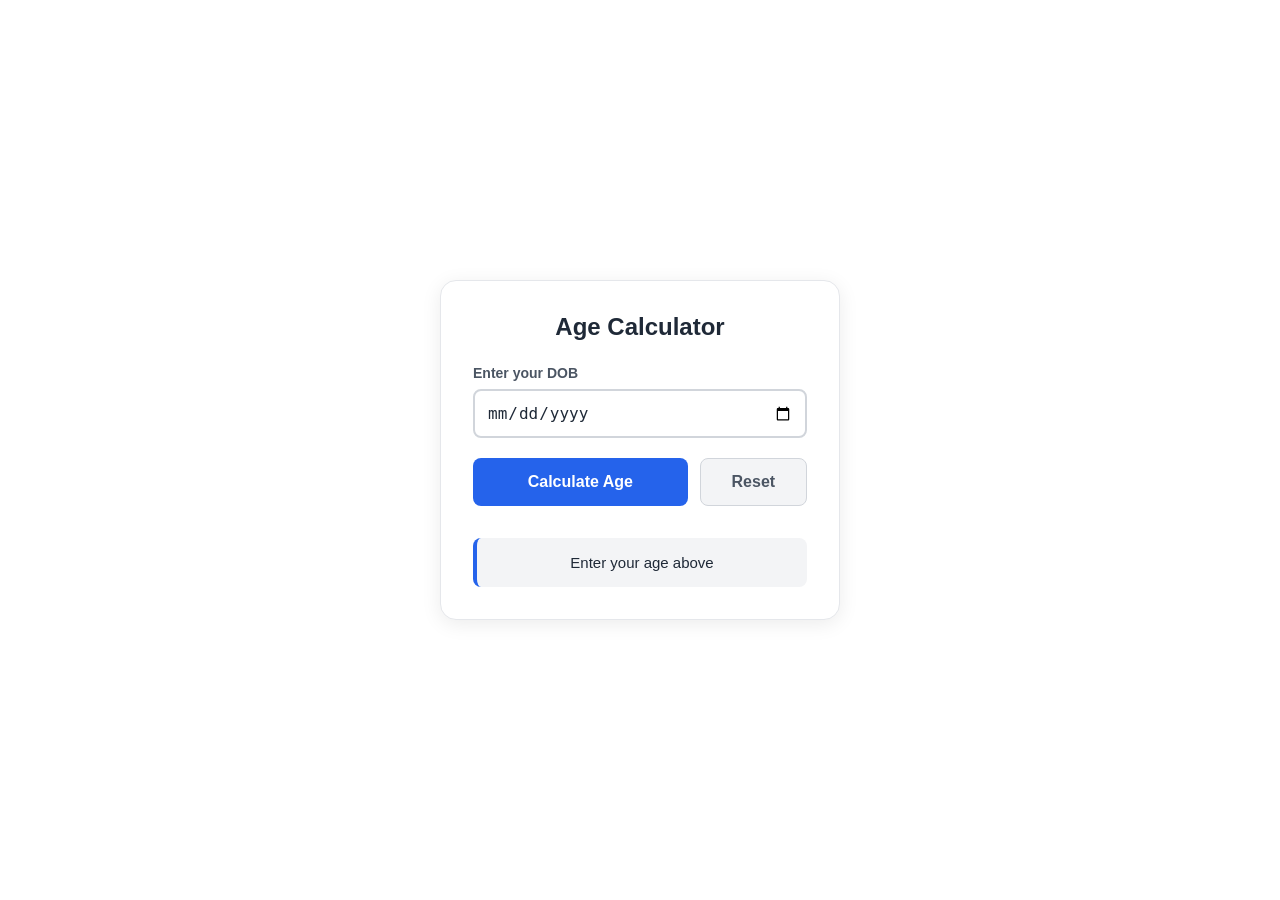
<file: ageCalculator/index.html>
<!doctype html>
<html lang="en">
  <head>
    <meta charset="UTF-8" />
    <meta name="viewport" content="width=device-width, initial-scale=1.0" />
    <title>Age Calculator</title>
    <link rel="stylesheet" href="style.css" />
  </head>
  <body>
    <div class="container">
      <h1 class="main-heading">Age Calculator</h1>

      <form id="ageForm">
        <div class="form-group">
          <label for="DateOfBirth">Enter your DOB</label>
          <input type="date" id="DateOfBirth" required />
        </div>

        <!-- New button layout wrapper -->
        <div class="button-group">
          <button type="submit" class="btn-submit">Calculate Age</button>
          <button type="reset" class="btn-reset">Reset</button>
        </div>
      </form>

      <div class="container-footer">Enter your age above</div>
    </div>

    <script src="script.js"></script>
  </body>
</html>
</file>
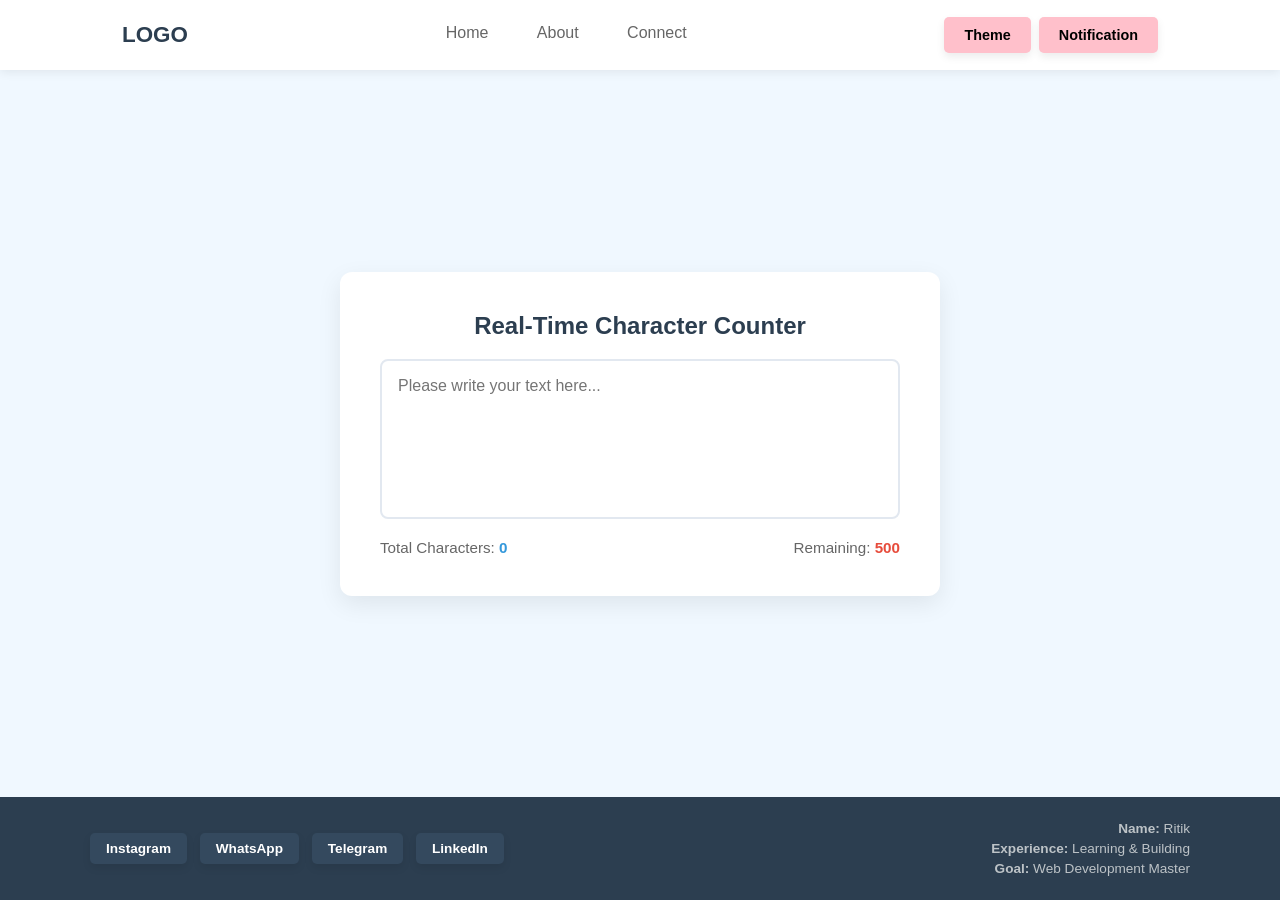
<file: blogWriting/index.html>
<!doctype html>
<html lang="en">
  <head>
    <meta charset="UTF-8" />
    <meta name="viewport" content="width=device-width, initial-scale=1.0" />
    <title>Write Blog</title>
    <link rel="stylesheet" href="style.css" />
  </head>
  <body>
    <header>
      <nav>
        <div class="logo">LOGO</div>
        <div class="link">
          <a href="#"><span>Home</span></a>
          <a href="#"><span>About</span></a>
          <a href="#"><span>Connect</span></a>
        </div>
        <div class="button">
          <!-- Theme Toggle Button -->
          <button class="btn btn-secondary" id="theme-btn">
            <span>Theme</span>
          </button>

          <!-- Notification Button Container -->
          <div class="notification-wrapper">
            <button class="btn btn-primary"><span>Notification</span></button>
            <div class="notification-dropdown">
              <div class="dropdown-header">
                <h3>Notifications</h3>
              </div>
              <ul class="notification-list">
                <li class="unread">
                  <p class="notif-title">New Comment</p>
                  <p class="notif-desc">Ritik liked your recent blog post.</p>
                </li>
                <li class="unread">
                  <p class="notif-title">Limit Reached</p>
                  <p class="notif-desc">You hit 450 characters on draft.</p>
                </li>
                <li>
                  <p class="notif-title">System Update</p>
                  <p class="notif-desc">Dark mode feature activated!</p>
                </li>
              </ul>
            </div>
          </div>
        </div>
      </nav>
    </header>

    <main>
      <div class="container">
        <h2>Real-Time Character Counter</h2>
        <textarea
          id="textarea"
          class="textarea"
          placeholder="Please write your text here..."
          maxlength="500"
        ></textarea>
        <div class="counter-container">
          <p>
            Total Characters:
            <span class="total-counter" id="total-counter">0</span>
          </p>
          <p>
            Remaining:
            <span class="remaining-counter" id="remaining-counter">500</span>
          </p>
        </div>
      </div>
    </main>

    <footer>
      <div class="footer-container">
        <div class="social">
          <a href="#" class="btn social-btn"><span>Instagram</span></a>
          <a href="#" class="btn social-btn"><span>WhatsApp</span></a>
          <a href="#" class="btn social-btn"><span>Telegram</span></a>
          <a href="#" class="btn social-btn"><span>LinkedIn</span></a>
        </div>
        <div class="info">
          <p><strong>Name:</strong> Ritik</p>
          <p><strong>Experience:</strong> Learning & Building</p>
          <p><strong>Goal:</strong> Web Development Master</p>
        </div>
      </div>
    </footer>

    <script src="script.js"></script>
  </body>
</html>
</file>
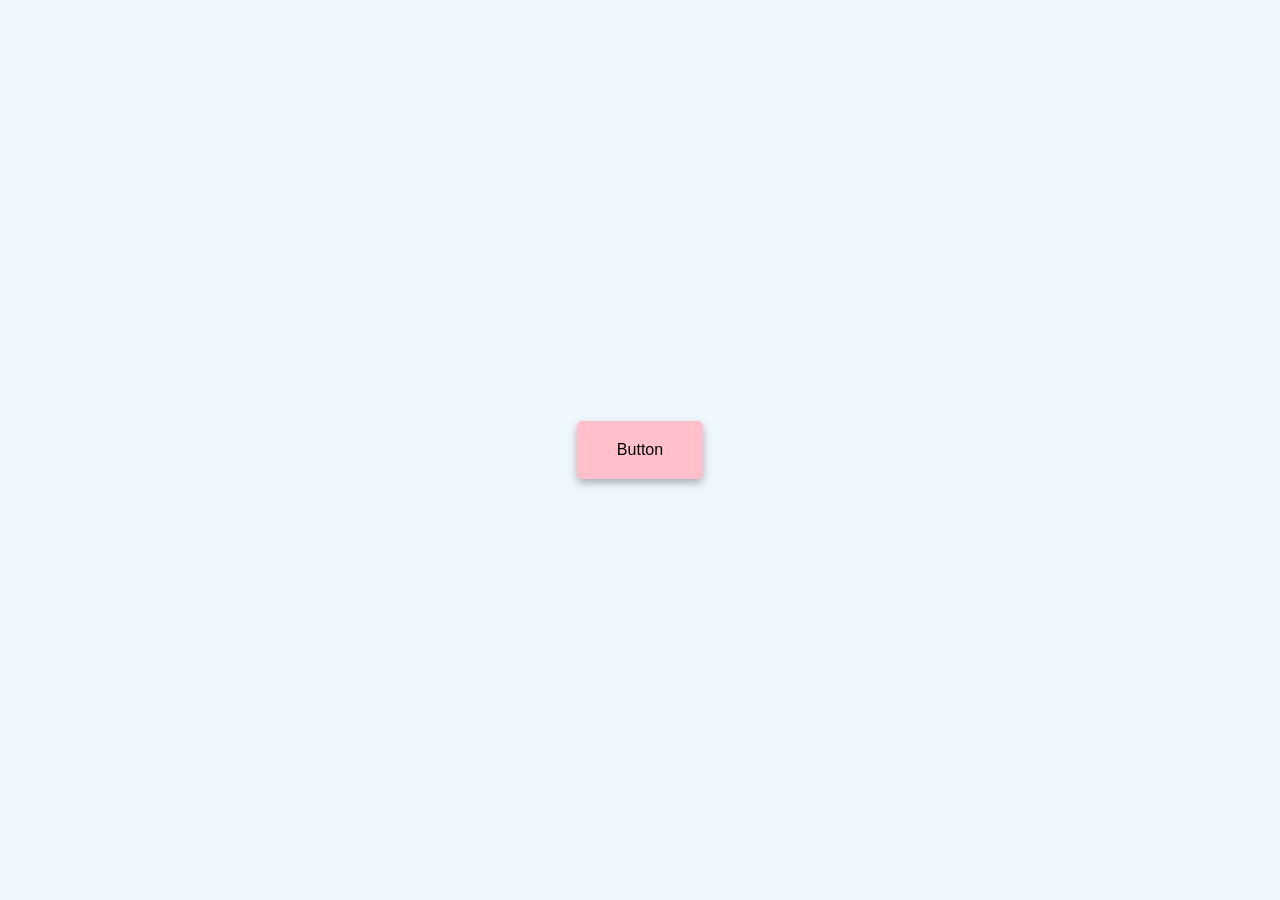
<file: buttonRipple/index.html>
<!doctype html>
<html lang="en">
  <head>
    <meta charset="UTF-8" />
    <meta http-equiv="X-UA-Compatible" content="IE=edge" />
    <meta name="viewport" content="width=device-width, initial-scale=1.0" />
    <title>Button Ripple Effect</title>
    <link rel="stylesheet" href="style.css" />
  </head>
  <body>
    <a href="#" class="btn"><span>Button</span></a>
    <script src="script.js"></script>
  </body>
</html>
</file>
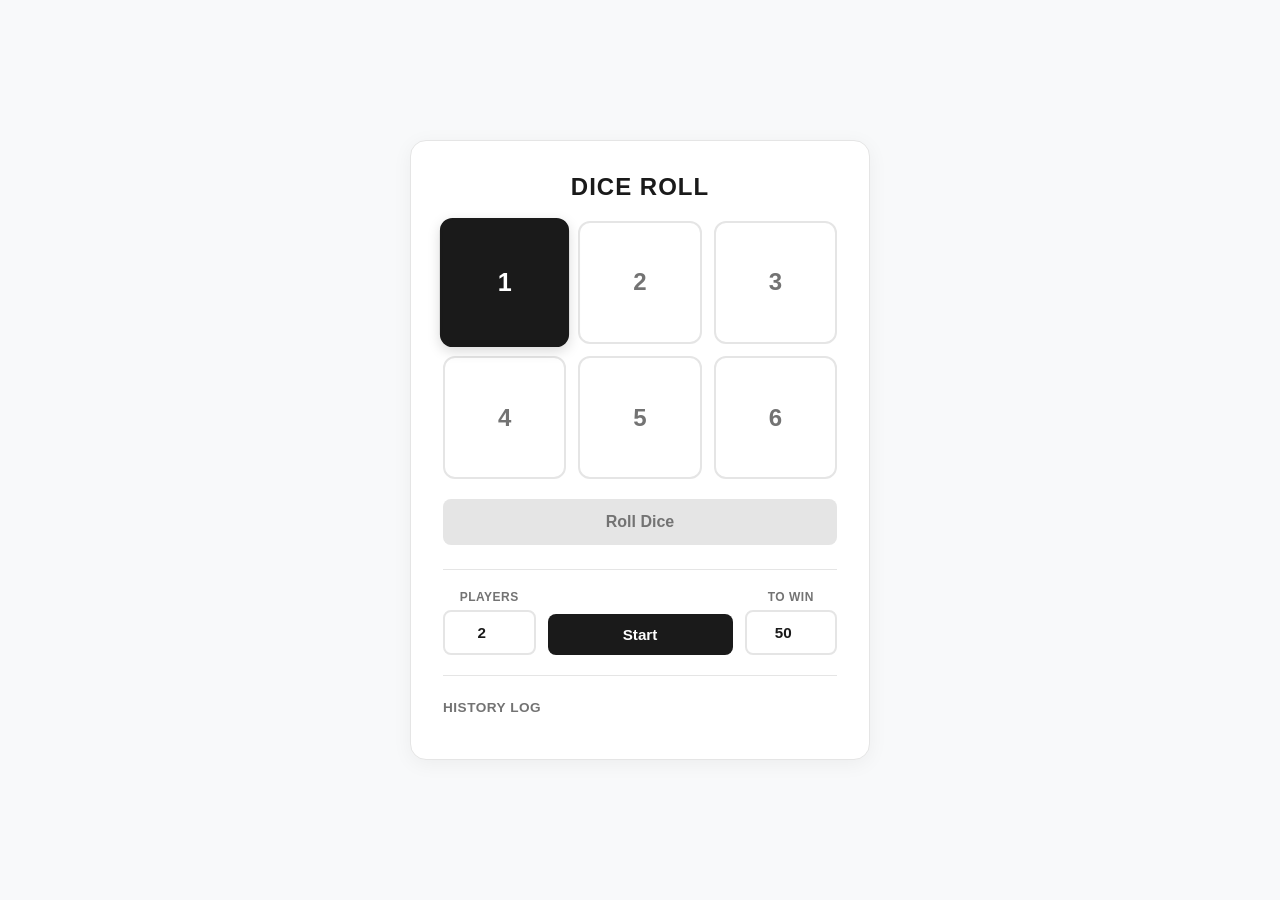
<file: DiceRoll/index.html>
<!doctype html>
<html lang="en">
  <head>
    <meta charset="UTF-8" />
    <meta name="viewport" content="width=device-width, initial-scale=1.0" />
    <title>Roll Dice</title>
    <link rel="stylesheet" href="style.css" />
  </head>
  <body>
    <div class="main-container">
      <!-- Game Board / Dice Viewport -->
      <div class="user-react-part">
        <h1>Dice Roll</h1>
        <div>
          <div class="dice-value active">1</div>
          <div class="dice-value">2</div>
          <div class="dice-value">3</div>
          <div class="dice-value">4</div>
          <div class="dice-value">5</div>
          <div class="dice-value">6</div>
        </div>
        <button id="roll-btn">Roll Dice</button>
      </div>

      <!-- Multiplayer and Scoring System Section -->
      <div class="multiplayer-section">
        <!-- Step 1: Reordered Proportional Setup View -->
        <div id="setup-view" class="setup-row-container">
          <!-- 25% Left Element -->
          <div class="input-group width-25">
            <label for="player-count">Players</label>
            <input type="number" id="player-count" min="2" max="6" value="2" />
          </div>
          <!-- 50% Center Element -->
          <div class="button-group width-50">
            <button id="start-game-btn">Start</button>
          </div>
          <!-- 25% Right Element -->
          <div class="input-group width-25">
            <label for="target-score">To Win</label>
            <input
              type="number"
              id="target-score"
              min="10"
              max="500"
              value="50"
            />
          </div>
        </div>

        <!-- Step 2: Scoreboard View -->
        <div id="score-view" class="score-container hidden">
          <div id="turn-announcer" class="turn-banner">Player 1's Turn</div>
          <div id="players-grid" class="players-grid"></div>
        </div>
      </div>

      <!-- Chronological Roll Tracker Log (No Scroll) -->
      <div class="dice-history">
        <div class="history-header">History Log</div>
        <div id="history-box" class="history-grid"></div>
      </div>
    </div>

    <script src="script.js"></script>
  </body>
</html>
</file>
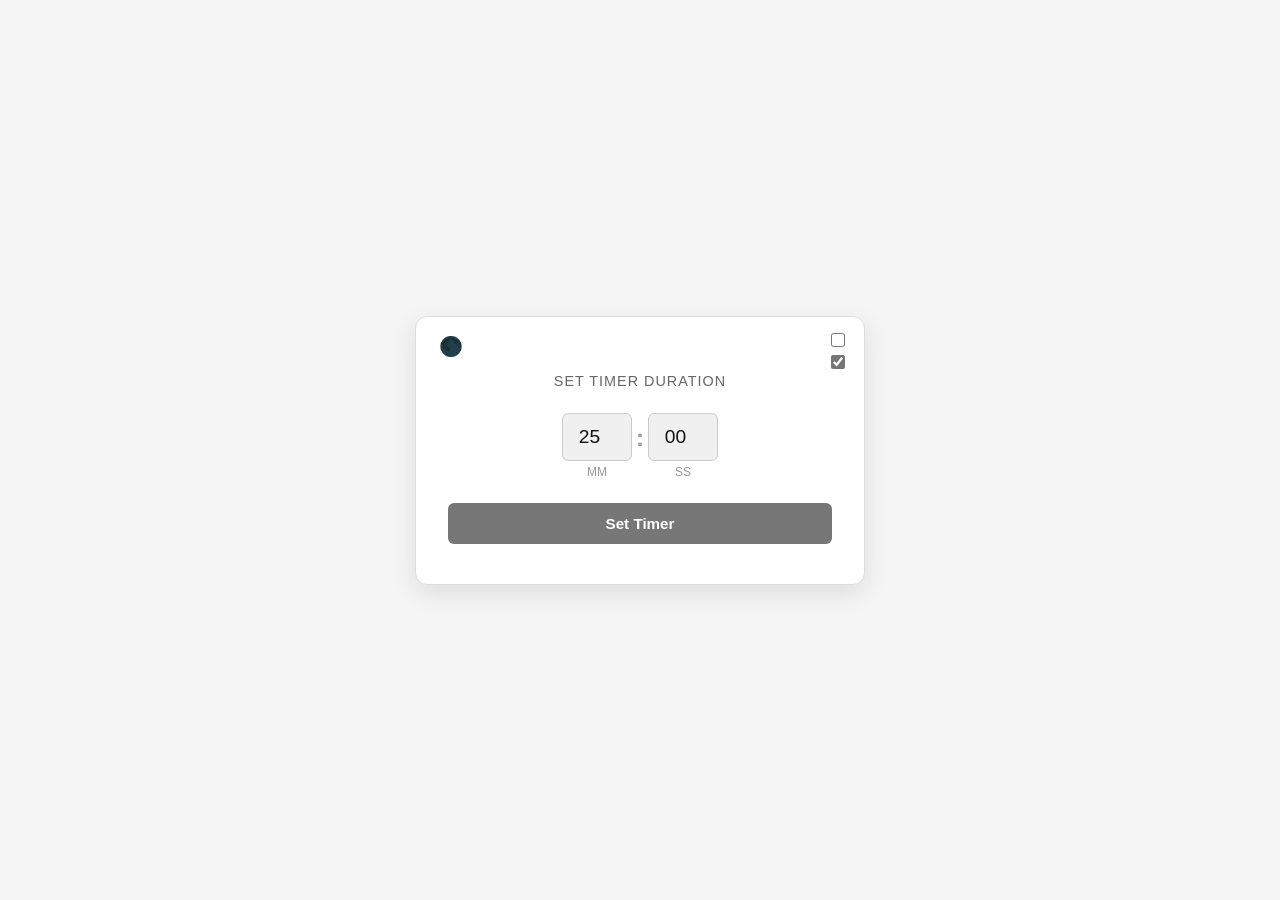
<file: pomodoroTimer.cpp/index.html>
<!doctype html>
<html lang="en">
  <head>
    <meta charset="UTF-8" />
    <meta name="viewport" content="width=device-width, initial-scale=1.0" />
    <title>Pomodoro Timer</title>
    <link rel="stylesheet" href="style.css" />
  </head>
  <body>
    <div class="main-container hide-hours">
      <button id="themeToggle" class="theme-toggle-btn" title="Toggle Theme">
        🌑
      </button>

      <div class="mode-selectors" id="modeSelectors">
        <label class="checkbox-container">
          <input type="checkbox" id="hoursSetToggle" />
          <span class="hover-text">Hours Set</span>
        </label>
        <label class="checkbox-container">
          <input type="checkbox" id="minSetToggle" checked />
          <span class="hover-text">Min Set</span>
        </label>
      </div>

      <form id="timerForm" class="form-container">
        <label class="form-title">Set Timer Duration</label>
        <div class="input-group">
          <div class="input-box hour-field">
            <input
              type="number"
              id="setupHours"
              min="0"
              max="24"
              placeholder="00"
              value="00"
            />
            <span>HH</span>
          </div>
          <span class="colon hour-field">:</span>
          <div class="input-box">
            <input
              type="number"
              id="setupMinutes"
              min="0"
              max="59"
              placeholder="25"
              value="25"
            />
            <span>MM</span>
          </div>
          <span class="colon">:</span>
          <div class="input-box">
            <input
              type="number"
              id="setupSeconds"
              min="0"
              max="59"
              placeholder="00"
              value="00"
            />
            <span>SS</span>
          </div>
        </div>
        <button type="submit" class="btn-primary">Set Timer</button>
      </form>

      <div class="timerContainer hidden" id="timerContainer">
        <h1>Pomodoro Timer</h1>
        <div class="timer" id="timerDisplay">00:25:00</div>

        <div class="control-buttons">
          <button id="startBtn" class="btn-success">Start</button>
          <button id="stopBtn" class="btn-danger">Stop</button>
          <button id="restartBtn" class="btn-warning">Restart</button>
          <button id="resetBtn" class="btn-secondary">Reset</button>
        </div>
      </div>
    </div>
    <script src="script.js"></script>
  </body>
</html>
</file>
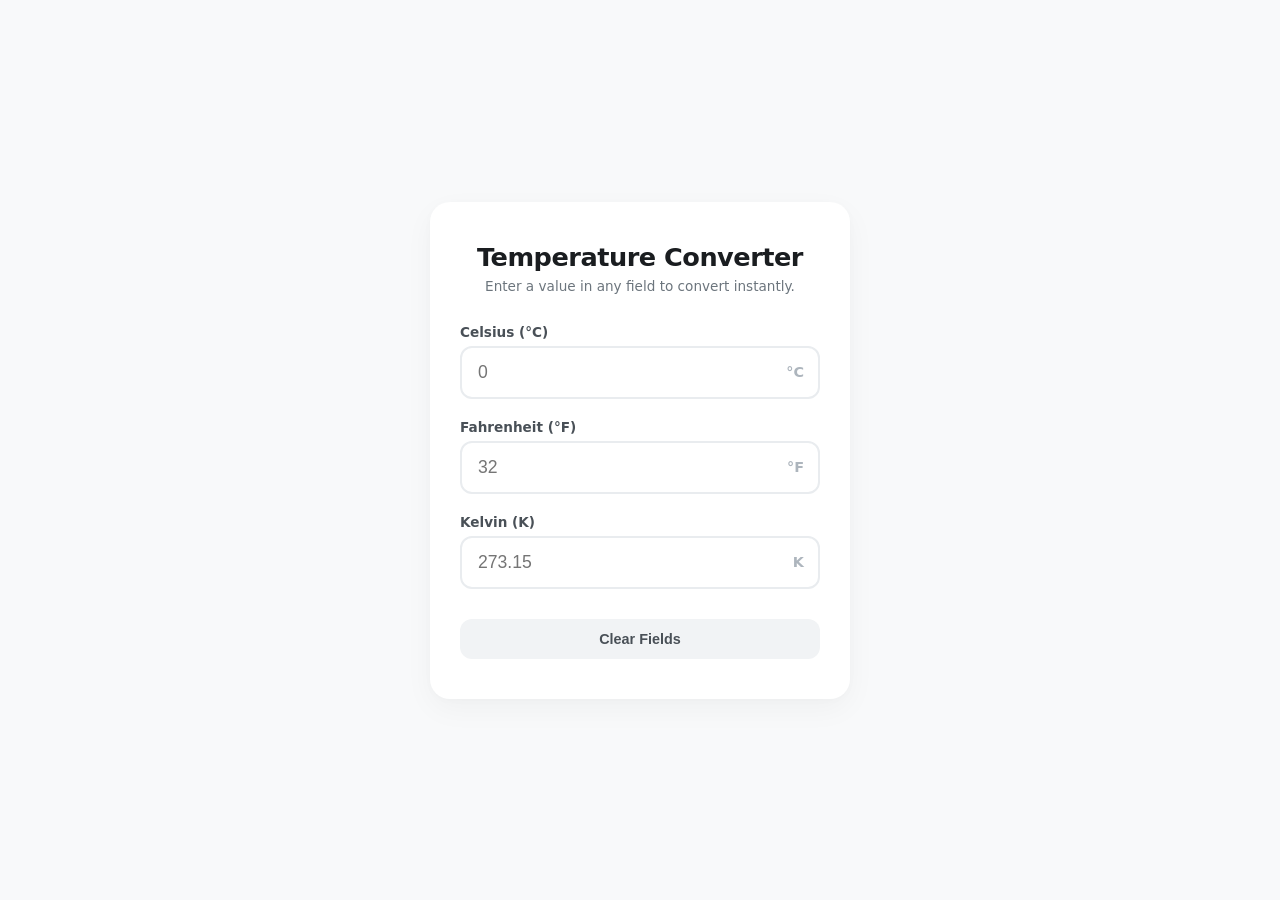
<file: temperatueConverter/index.html>
<!doctype html>
<html lang="en">
  <head>
    <meta charset="UTF-8" />
    <meta name="viewport" content="width=device-width, initial-scale=1.0" />
    <title>Temperature Converter</title>
    <link rel="stylesheet" href="style.css" />
  </head>
  <body>
    <main class="main-container">
      <header class="app-header">
        <h2>Temperature Converter</h2>
        <p>Enter a value in any field to convert instantly.</p>
      </header>

      <form class="converter-form" id="tempForm" autocomplete="off">
        <!-- Celsius Group -->
        <div class="input-group cel-group">
          <label for="celsius">Celsius (°C)</label>
          <div class="input-wrapper">
            <input type="number" id="celsius" step="any" placeholder="0" />
            <span class="unit-badge">°C</span>
          </div>
        </div>

        <!-- Fahrenheit Group -->
        <div class="input-group fah-group">
          <label for="fahrenheit">Fahrenheit (°F)</label>
          <div class="input-wrapper">
            <input type="number" id="fahrenheit" step="any" placeholder="32" />
            <span class="unit-badge">°F</span>
          </div>
        </div>

        <!-- Kelvin Group -->
        <div class="input-group kel-group">
          <label for="kelvin">Kelvin (K)</label>
          <div class="input-wrapper">
            <input type="number" id="kelvin" step="any" placeholder="273.15" />
            <span class="unit-badge">K</span>
          </div>
        </div>

        <!-- Reset Button -->
        <button type="reset" id="resetBtn">Clear Fields</button>
      </form>
    </main>
    <script src="script.js"></script>
  </body>
</html>
</file>
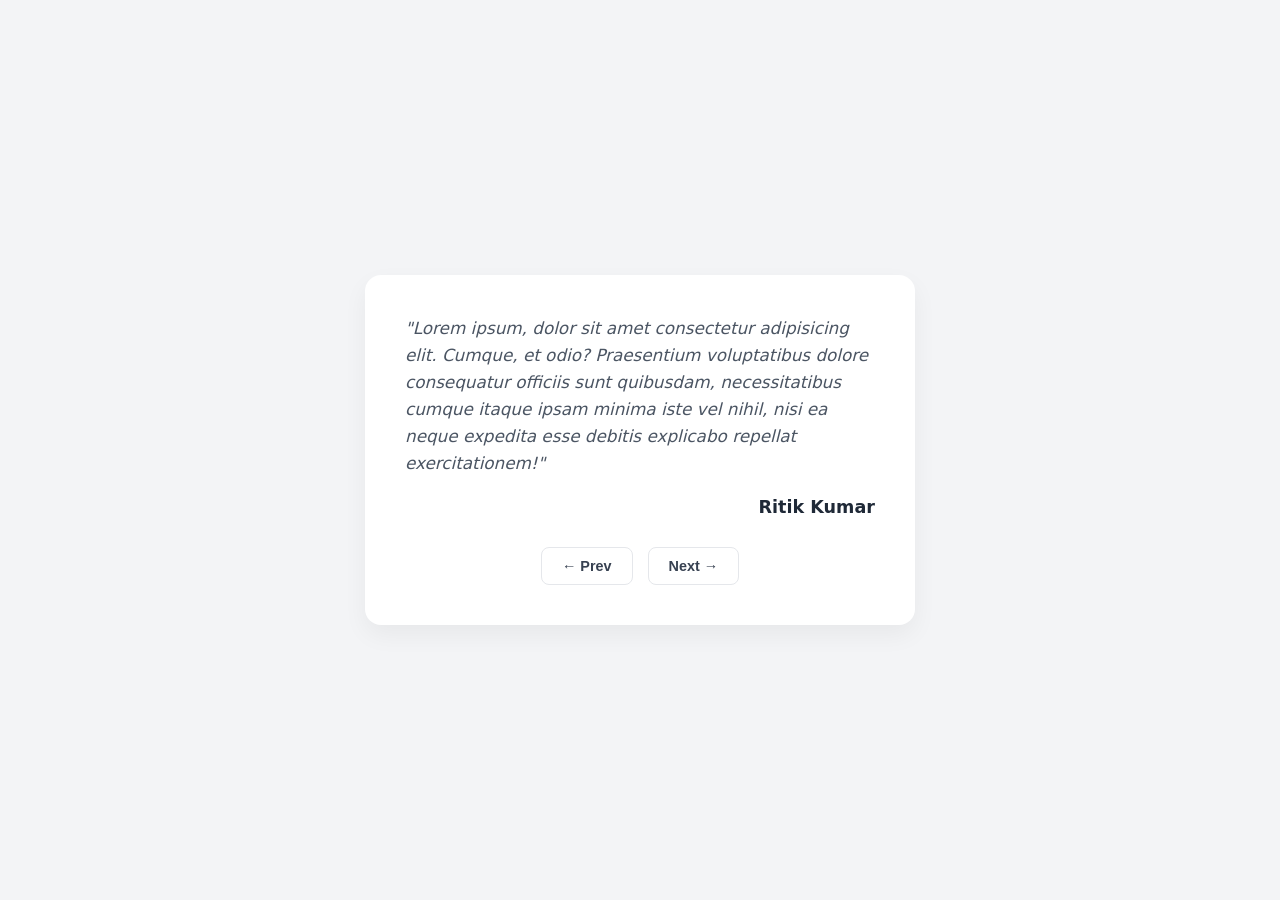
<file: TestimonialSlider/index.html>
<!doctype html>
<html lang="en">
  <head>
    <meta charset="UTF-8" />
    <meta name="viewport" content="width=device-width, initial-scale=1.0" />
    <title>Testimonial Slider</title>
    <link rel="stylesheet" href="style.css" />
  </head>
  <body>
    <main class="main-container">
      <div class="slider-wrapper">
        <!-- Testimonial 1 (Active by default) -->
        <div class="slider active">
          <p class="testimonial-text">
            "Lorem ipsum, dolor sit amet consectetur adipisicing elit. Cumque,
            et odio? Praesentium voluptatibus dolore consequatur officiis sunt
            quibusdam, necessitatibus cumque itaque ipsam minima iste vel nihil,
            nisi ea neque expedita esse debitis explicabo repellat
            exercitationem!"
          </p>
          <h3 class="author-name">Ritik Kumar</h3>
        </div>

        <!-- Testimonial 2 -->
        <div class="slider">
          <p class="testimonial-text">
            "Lorem ipsum dolor, sit amet consectetur adipisicing elit. Eligendi
            fugit quis dolores molestiae blanditiis repellat eveniet incidunt,
            architecto fugiat tempora laboriosam, cum repudiandae dignissimos
            dolor. Illum corrupti enim voluptatem recusandae."
          </p>
          <h3 class="author-name">Monti Watcher</h3>
        </div>

        <!-- Testimonial 3 -->
        <div class="slider">
          <p class="testimonial-text">
            "Lorem, ipsum dolor sit amet consectetur adipisicing elit. Officia
            numquam dolor vel voluptatibus exercitationem iure, unde quasi
            aliquam omnis expedita."
          </p>
          <h3 class="author-name">Ankit Kumar</h3>
        </div>

        <!-- Testimonial 4 -->
        <div class="slider">
          <p class="testimonial-text">
            "Lorem ipsum dolor sit amet consectetur adipisicing elit. Odio error
            quo debitis."
          </p>
          <h3 class="author-name">Ashish JHA</h3>
        </div>
      </div>

      <!-- Navigation Buttons -->
      <div class="navigation-controls">
        <button type="button" id="prevBtn" class="nav-btn">← Prev</button>
        <button type="button" id="nextBtn" class="nav-btn">Next →</button>
      </div>
    </main>

    <script src="script.js"></script>
  </body>
</html>
</file>
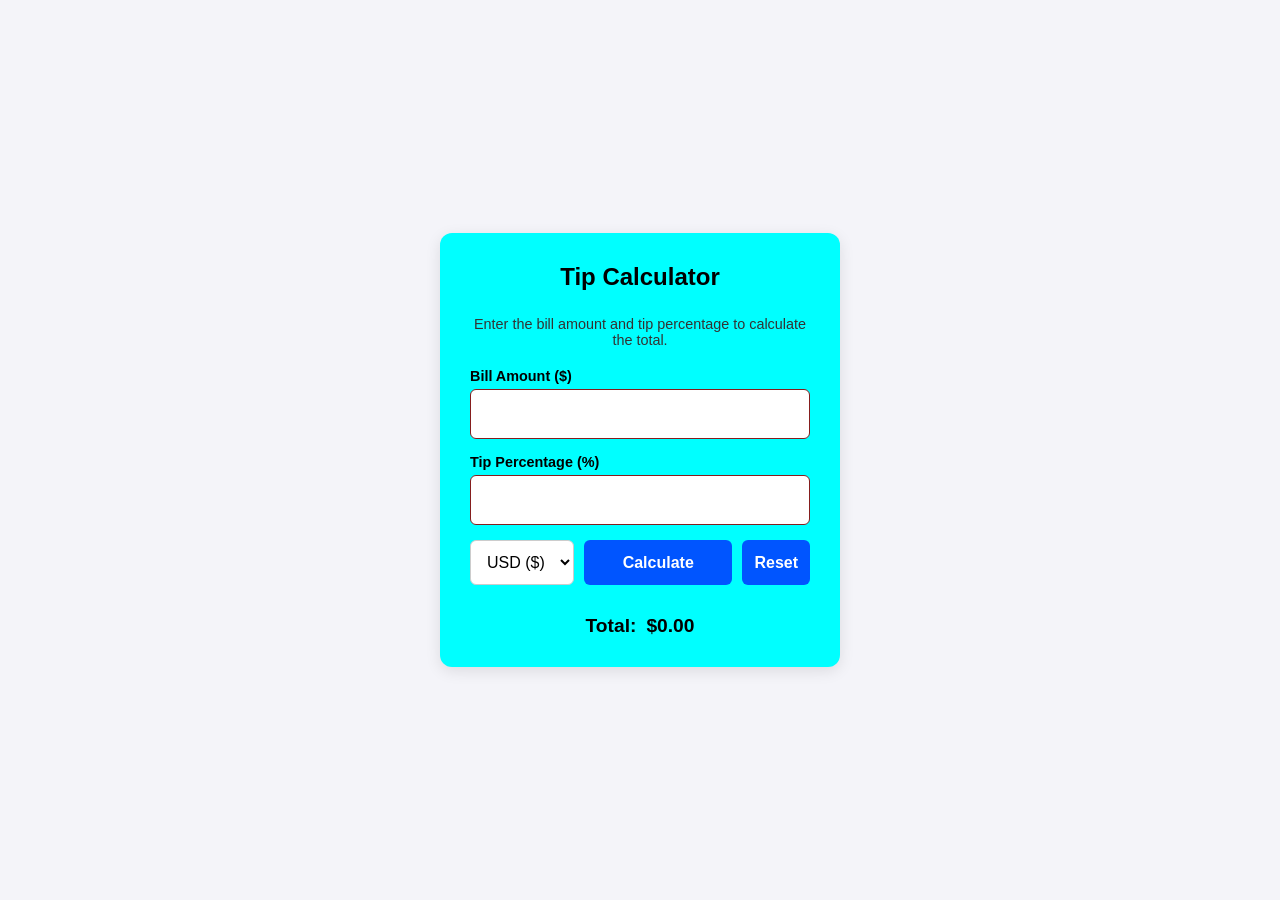
<file: TipCalculator/index.html>
<!doctype html>
<html lang="en">
  <head>
    <meta charset="UTF-8" />
    <meta name="viewport" content="width=device-width, initial-scale=1.0" />
    <title>Tip Calculator</title>
    <link rel="stylesheet" href="style.css" />
  </head>

  <body>
    <main class="mainContainer">
      <header>
        <h2 class="heading-one">Tip Calculator</h2>
        <p class="para1">
          Enter the bill amount and tip percentage to calculate the total.
        </p>
      </header>

      <form id="tipForm" class="calculator-form">
        <div class="input-group">
          <!-- Anchor span added to dynamically swap currency text -->
          <label for="billAmount"
            >Bill Amount (<span id="billSign">$</span>)</label
          >
          <input type="number" id="billAmount" min="0" step="0.01" required />
        </div>

        <div class="input-group">
          <label for="tipPercentage">Tip Percentage (%)</label>
          <input type="number" id="tipPercentage" min="0" required />
        </div>

        <div class="button-group">
          <select id="currencySelect">
            <option value="$">USD ($)</option>
            <option value="₹">INR (₹)</option>
            <option value="€">EUR (€)</option>
            <option value="£">GBP (£)</option>
          </select>
          <button type="submit" id="calculateBtn">Calculate</button>
          <button type="reset" id="reSetBtn">Reset</button>
        </div>
      </form>

      <footer class="result-box">
        <span>Total:</span>
        <span id="totalDisplay">$0.00</span>
      </footer>
    </main>

    <script src="script.js"></script>
  </body>
</html>
</file>
<file: ageCalculator/style.css>
/* Modern Reset & Colors */
* {
  box-sizing: border-box;
  margin: 0;
  padding: 0;
}

:root {
  --primary-color: #2563eb;
  --primary-hover: #1d4ed8;
  --reset-color: #ef4444;
  --reset-hover: #dc2626;
  --bg-main: #ffffff;
  --card-bg: #ffffff;
  --text-main: #1f2937;
  --text-muted: #4b5563;
  --border-color: #d1d5db;
}

body {
  font-family: "Segoe UI", Tahoma, Geneva, Verdana, sans-serif;
  background-color: var(--bg-main);
  min-height: 100vh;
  display: flex;
  align-items: center;
  justify-content: center;
  padding: 20px;
}

/* App Container Card */
.container {
  background-color: var(--card-bg);
  width: 100%;
  max-width: 400px;
  padding: 32px;
  border-radius: 16px;
  border: 1px solid #e5e7eb;
  box-shadow: 0 4px 20px rgba(0, 0, 0, 0.08);
  display: flex;
  flex-direction: column;
  gap: 24px;
}

.main-heading {
  color: var(--text-main);
  font-size: 24px;
  font-weight: 700;
  text-align: center;
}

/* Form Layout & Inputs */
form {
  display: flex;
  flex-direction: column;
  gap: 20px;
}

.form-group {
  display: flex;
  flex-direction: column;
  gap: 8px;
}

label {
  color: var(--text-muted);
  font-size: 14px;
  font-weight: 600;
}

input[type="date"] {
  width: 100%;
  padding: 12px;
  border: 2px solid var(--border-color);
  border-radius: 8px;
  font-size: 16px;
  color: var(--text-main);
  outline: none;
  transition:
    border-color 0.2s ease,
    box-shadow 0.2s ease;
}

input[type="date"]:focus {
  border-color: var(--primary-color);
  box-shadow: 0 0 0 4px rgba(37, 99, 235, 0.15);
}

/* Button Layout Group */
.button-group {
  display: grid;
  grid-template-columns: 2fr 1fr;
  gap: 12px;
}

/* Base Button Styling */
button {
  border: none;
  border-radius: 8px;
  padding: 14px;
  font-size: 16px;
  font-weight: 600;
  cursor: pointer;
  transition:
    background-color 0.2s ease,
    transform 0.1s ease;
}

button:active {
  transform: scale(0.98);
}

/* Submit Style */
.btn-submit {
  background-color: var(--primary-color);
  color: white;
}

.btn-submit:hover {
  background-color: var(--primary-hover);
}

/* Reset Style */
.btn-reset {
  background-color: #f3f4f6;
  color: var(--text-muted);
  border: 1px solid var(--border-color);
}

.btn-reset:hover {
  background-color: #e5e7eb;
  color: var(--text-main);
}

/* Result Box Footer */
.container-footer {
  margin-top: 8px;
  padding: 16px;
  background-color: #f3f4f6;
  border-radius: 8px;
  border-left: 4px solid var(--primary-color);
  color: var(--text-main);
  font-size: 15px;
  font-weight: 500;
  text-align: center;
}
</file>
<file: blogWriting/style.css>
/* --- Color Variables for Theme Switching --- */
:root {
  --bg-body: aliceblue;
  --bg-card: #ffffff;
  --bg-header: #ffffff;
  --bg-footer: #2c3e50;
  --text-main: #333333;
  --text-heading: #2c3e50;
  --text-muted: #666666;
  --text-footer: #bdc3c7;
  --border-color: #e2e8f0;
  --shadow: rgba(0, 0, 0, 0.08);
}

/* Dark Theme Variables */
body.dark-theme {
  --bg-body: #12181f;
  --bg-card: #1e293b;
  --bg-header: #1e293b;
  --bg-footer: #0f172a;
  --text-main: #f1f5f9;
  --text-heading: #38bdf8;
  --text-muted: #94a3b8;
  --text-footer: #94a3b8;
  --border-color: #334155;
  --shadow: rgba(0, 0, 0, 0.4);
}

/* Base Reset */
* {
  box-sizing: border-box;
  margin: 0;
  padding: 0;
  font-family: sans-serif;
}

body {
  background-color: var(--bg-body);
  color: var(--text-main);
  display: flex;
  flex-direction: column;
  min-height: 100vh;
  transition:
    background-color 0.3s ease,
    color 0.3s ease;
}

/* Header & Navbar Layout */
header {
  background-color: var(--bg-header);
  box-shadow: 0 2px 10px var(--shadow);
  transition: background-color 0.3s ease;
}

nav {
  max-width: 1100px;
  margin: 0 auto;
  display: flex;
  justify-content: space-between;
  align-items: center;
  padding: 1rem 2rem;
}

.button {
  display: flex;
  gap: 0.5rem;
  align-items: center;
}

.logo {
  font-size: 1.4rem;
  font-weight: 700;
  color: var(--text-heading);
}

/* --- Ripple Effect (Shared across Buttons & Nav Links) --- */
.btn,
.link a {
  position: relative;
  overflow: hidden;
  text-decoration: none;
  cursor: pointer;
}

.btn span,
.link a span {
  position: relative;
  z-index: 1;
}

.btn::before,
.link a::before {
  content: "";
  position: absolute;
  background-color: orangered;
  width: 0;
  height: 0;
  left: var(--xPos, 50%);
  top: var(--yPos, 50%);
  transform: translate(-50%, -50%);
  border-radius: 50%;
  transition:
    width 0.5s ease,
    height 0.5s ease;
  pointer-events: none;
}

.btn:hover::before,
.link a:hover::before {
  width: 300px;
  height: 300px;
}

/* Buttons */
.btn {
  background-color: pink;
  padding: 10px 20px;
  border-radius: 5px;
  box-shadow: 0 4px 8px var(--shadow);
  color: black;
  border: none;
  display: inline-flex;
  align-items: center;
  justify-content: center;
  font-size: 0.9rem;
  font-weight: 600;
}

/* Nav Links */
.link a {
  margin: 0 0.5rem;
  color: var(--text-muted);
  font-weight: 500;
  display: inline-block;
  padding: 8px 14px;
  border-radius: 4px;
}

/* Custom Social Buttons in Footer */
.social-btn {
  background-color: #34495e;
  color: white;
  padding: 8px 16px;
  font-size: 0.85rem;
}

/* --- Notification Popup Styles --- */
.notification-wrapper {
  position: relative;
  display: inline-block;
}

.notification-dropdown {
  position: absolute;
  top: 120%;
  right: 0;
  width: 260px;
  background-color: var(--bg-card);
  border: 1px solid var(--border-color);
  border-radius: 8px;
  box-shadow: 0 10px 25px var(--shadow);
  opacity: 0;
  visibility: hidden;
  transform: translateY(-10px);
  transition: all 0.3s ease;
  z-index: 100;
}

/* Show Popup on Wrapper Hover */
.notification-wrapper:hover .notification-dropdown {
  opacity: 1;
  visibility: visible;
  transform: translateY(0);
}

.dropdown-header {
  padding: 10px 14px;
  border-bottom: 1px solid var(--border-color);
}

.dropdown-header h3 {
  font-size: 0.9rem;
  color: var(--text-heading);
}

.notification-list {
  list-style: none;
}

.notification-list li {
  padding: 10px 14px;
  border-bottom: 1px solid var(--border-color);
  font-size: 0.8rem;
}

.notification-list li:last-child {
  border-bottom: none;
}

.notification-list li.unread {
  background-color: rgba(52, 152, 219, 0.08);
}

.notif-title {
  font-weight: 600;
  color: var(--text-heading);
}

.notif-desc {
  color: var(--text-muted);
  margin-top: 2px;
}

/* Main Content & Counter Container */
main {
  flex: 1;
  display: flex;
  justify-content: center;
  align-items: center;
  padding: 2rem;
}

.container {
  background-color: var(--bg-card);
  padding: 2.5rem;
  border-radius: 12px;
  box-shadow: 0 8px 24px var(--shadow);
  width: 100%;
  max-width: 600px;
  transition: background-color 0.3s ease;
}

.container h2 {
  font-size: 1.5rem;
  color: var(--text-heading);
  margin-bottom: 1.2rem;
  text-align: center;
}

.textarea {
  width: 100%;
  height: 160px;
  padding: 1rem;
  border: 2px solid var(--border-color);
  border-radius: 8px;
  font-size: 1rem;
  resize: none;
  outline: none;
  background-color: var(--bg-card);
  color: var(--text-main);
  transition:
    border-color 0.2s ease,
    background-color 0.3s ease;
}

.textarea:focus {
  border-color: #3498db;
}

.counter-container {
  display: flex;
  justify-content: space-between;
  margin-top: 1rem;
  font-size: 0.95rem;
  color: var(--text-muted);
}

.total-counter {
  color: #3498db;
  font-weight: 700;
}

.remaining-counter {
  color: #e74c3c;
  font-weight: 700;
}

/* Footer Alignment */
footer {
  background-color: var(--bg-footer);
  color: #ecf0f1;
  padding: 1.5rem 2rem;
  margin-top: auto;
  transition: background-color 0.3s ease;
}

.footer-container {
  max-width: 1100px;
  margin: 0 auto;
  display: flex;
  justify-content: space-between;
  align-items: center;
  flex-wrap: wrap;
  gap: 1rem;
}

.social {
  display: flex;
  gap: 0.8rem;
  align-items: center;
}

.info {
  display: flex;
  flex-direction: column;
  gap: 0.3rem;
  text-align: right;
  font-size: 0.85rem;
  color: var(--text-footer);
}
</file>
<file: buttonRipple/style.css>
body {
  margin: 0;
  display: flex;
  justify-content: center;
  height: 100vh;
  align-items: center;
  background-color: aliceblue;
  font-family: sans-serif;
}

.btn {
  background-color: pink;
  padding: 20px 40px;
  border-radius: 5px;
  box-shadow: 0 4px 8px rgba(0, 0, 0, 0.3);
  text-decoration: none;
  color: black;
  position: relative;
  overflow: hidden;
}

.btn span {
  position: relative;
  z-index: 1;
}

.btn::before {
  content: "";
  position: absolute;
  background-color: orangered;
  width: 0;
  height: 0;
  left: var(--xPos);
  top: var(--yPos);
  transform: translate(-50%, -50%);
  border-radius: 50%;
  transition:
    width 0.5s,
    height 0.5s;
}

.btn:hover::before {
  width: 300px;
  height: 300px;
}
</file>
<file: DiceRoll/style.css>
/* --- Custom Variables for Monochromatic Theme --- */
:root {
  --bg-primary: #f8f9fa; /* Off-white */
  --bg-card: #ffffff; /* Pure white */
  --text-main: #1a1a1a; /* Near black */
  --text-muted: #737373; /* Dark grey */
  --border-color: #e5e5e5; /* Light grey */
  --shadow: 0 4px 20px rgba(0, 0, 0, 0.05);
  --transition: all 0.25s ease;
}

/* --- Global Reset & Layout --- */
* {
  box-sizing: border-box;
  margin: 0;
  padding: 0;
  font-family:
    -apple-system, BlinkMacSystemFont, "Segoe UI", Roboto, sans-serif;
}

body {
  background-color: var(--bg-primary);
  color: var(--text-main);
  display: flex;
  justify-content: center;
  align-items: center;
  min-height: 100vh;
  padding: 20px;
}

.main-container {
  background-color: var(--bg-card);
  border: 1px solid var(--border-color);
  border-radius: 16px;
  box-shadow: var(--shadow);
  width: 100%;
  max-width: 460px;
  padding: 32px;
  display: flex;
  flex-direction: column;
  gap: 24px;
}

/* --- Dice Section Viewport --- */
.user-react-part {
  display: flex;
  flex-direction: column;
  align-items: center;
  gap: 20px;
}

h1 {
  font-size: 1.5rem;
  font-weight: 700;
  text-transform: uppercase;
  letter-spacing: 1px;
  color: var(--text-main);
}

.user-react-part > div:first-of-type {
  display: grid;
  grid-template-columns: repeat(3, 1fr);
  gap: 12px;
  width: 100%;
}

.dice-value {
  aspect-ratio: 1;
  background-color: var(--bg-card);
  border: 2px solid var(--border-color);
  border-radius: 12px;
  color: var(--text-muted);
  display: flex;
  justify-content: center;
  align-items: center;
  font-size: 1.5rem;
  font-weight: 600;
  cursor: default;
  user-select: none;
  transition: var(--transition);
}

.dice-value.active {
  background-color: var(--text-main);
  border-color: var(--text-main);
  color: var(--bg-card);
  transform: scale(1.05);
  box-shadow: 0 4px 12px rgba(0, 0, 0, 0.15);
}

.shaking {
  animation: rollAnimation 0.15s infinite alternate;
}

@keyframes rollAnimation {
  0% {
    transform: translateY(-3px) rotate(-3deg);
  }
  100% {
    transform: translateY(3px) rotate(3deg);
  }
}

button {
  width: 100%;
  padding: 14px;
  background-color: var(--text-main);
  color: var(--bg-card);
  border: none;
  border-radius: 8px;
  font-size: 1rem;
  font-weight: 600;
  cursor: pointer;
  transition: var(--transition);
}

button:hover {
  background-color: #333333;
}

button:disabled {
  background-color: var(--border-color);
  color: var(--text-muted);
  cursor: not-allowed;
}

/* --- Multiplayer Proportional Layout --- */
.multiplayer-section {
  border-top: 1px solid var(--border-color);
  border-bottom: 1px solid var(--border-color);
  padding: 20px 0;
}

.hidden {
  display: none !important;
}

.setup-row-container {
  display: flex;
  align-items: flex-end;
  gap: 12px;
  width: 100%;
}

/* Updated Width Alignment Properties */
.width-25 {
  width: 25%;
}

.width-50 {
  width: 50%;
}

.input-group {
  display: flex;
  flex-direction: column;
  gap: 6px;
}

.input-group label {
  font-size: 0.75rem;
  font-weight: 700;
  color: var(--text-muted);
  text-transform: uppercase;
  letter-spacing: 0.5px;
  text-align: center;
  white-space: nowrap;
}

.input-group input {
  width: 100%;
  padding: 12px 4px;
  border: 2px solid var(--border-color);
  border-radius: 8px;
  font-size: 0.95rem;
  font-weight: 600;
  text-align: center;
  color: var(--text-main);
}

.button-group button {
  padding: 12px 0;
  font-size: 0.95rem;
}

.score-container {
  display: flex;
  flex-direction: column;
  gap: 16px;
}

.turn-banner {
  background-color: var(--bg-primary);
  border-left: 4px solid var(--text-main);
  padding: 10px;
  font-weight: 700;
  font-size: 0.95rem;
  text-transform: uppercase;
  letter-spacing: 0.5px;
}

.players-grid {
  display: grid;
  grid-template-columns: repeat(2, 1fr);
  gap: 12px;
}

.player-score-card {
  border: 1px solid var(--border-color);
  border-radius: 8px;
  padding: 12px;
  display: flex;
  flex-direction: column;
  gap: 4px;
  transition: var(--transition);
}

.player-score-card.current-turn {
  border-color: var(--text-main);
  background-color: rgba(0, 0, 0, 0.02);
  box-shadow: 0 2px 8px rgba(0, 0, 0, 0.04);
}

.player-name {
  font-size: 0.85rem;
  font-weight: 600;
  color: var(--text-muted);
}

.player-score-card.current-turn .player-name {
  color: var(--text-main);
}

.player-score {
  font-size: 1.5rem;
  font-weight: 700;
  color: var(--text-main);
}

/* --- History Log Layout (3 Columns, No Scroll) --- */
.dice-history {
  display: flex;
  flex-direction: column;
  gap: 12px;
}

.history-header {
  font-size: 0.85rem;
  font-weight: 600;
  color: var(--text-muted);
  text-transform: uppercase;
  letter-spacing: 0.5px;
}

.history-grid {
  display: grid;
  grid-template-columns: repeat(3, 1fr);
  gap: 10px;
  overflow: visible;
  max-height: none;
}

.history-box-card {
  position: relative;
  aspect-ratio: 1;
  background-color: var(--bg-primary);
  border: 1px solid var(--border-color);
  border-radius: 12px;
  display: flex;
  justify-content: center;
  align-items: center;
  animation: fadeIn 0.3s ease forwards;
}

@keyframes fadeIn {
  from {
    opacity: 0;
    transform: scale(0.95);
  }
  to {
    opacity: 1;
    transform: scale(1);
  }
}

.card-roll-count {
  position: absolute;
  top: 8px;
  left: 8px;
  font-size: 0.65rem;
  font-weight: 600;
  color: var(--text-muted);
}

.card-dice-score {
  font-size: 1.75rem;
  font-weight: 800;
  color: var(--text-main);
}

.card-player-assignment {
  position: absolute;
  bottom: 8px;
  right: 8px;
  font-size: 0.6rem;
  font-weight: 700;
  background-color: var(--text-main);
  color: var(--bg-card);
  padding: 1px 4px;
  border-radius: 3px;
  max-width: 85%;
  overflow: hidden;
  text-overflow: ellipsis;
  white-space: nowrap;
}
</file>
<file: pomodoroTimer.cpp/style.css>
/* --- Core Themes Matrix --- */
:root {
  /* Default Dark Theme Variables */

  --bg-color: #f5f5f5;
  --card-bg: #ffffff;
  --border-color: #dddddd;
  --text-main: #222222;
  --text-muted: #666666;
  --text-dark: #999999;
  --input-bg: #f0f0f0;
  --input-border: #cccccc;
  --input-text: #111111;
  --primary-btn: #777777;
  --secondary-btn: #e0e0e0;
  --shadow: rgba(0, 0, 0, 0.1);
}

[data-theme="dark"] {
  --bg-color: #121212;
  --card-bg: #1e1e1e;
  --border-color: #333333;
  --text-main: #e0e0e0;
  --text-muted: #a0a0a0;
  --text-dark: #666666;
  --input-bg: #2a2a2a;
  --input-border: #444444;
  --input-text: #ffffff;
  --primary-btn: #4a4a4a;
  --secondary-btn: #424242;
  --shadow: rgba(0, 0, 0, 0.5);
}

/* Reset and Base Styles */
* {
  box-sizing: border-box;
  margin: 0;
  padding: 0;
  font-family: "Segoe UI", Tahoma, Geneva, Verdana, sans-serif;
}

body {
  background-color: var(--bg-color);
  color: var(--text-main);
  display: flex;
  justify-content: center;
  align-items: center;
  min-height: 100vh;
  transition: background-color 0.3s ease;
}

/* Main Layout Card */
.main-container {
  position: relative;
  background-color: var(--card-bg);
  border: 1px solid var(--border-color);
  border-radius: 12px;
  padding: 3.5rem 2rem 2.5rem 2rem;
  width: 100%;
  max-width: 450px;
  box-shadow: 0 8px 24px var(--shadow);
  text-align: center;
  transition:
    background-color 0.3s ease,
    border-color 0.3s ease,
    box-shadow 0.3s ease;
}

/* Top Left Theme Toggle Button */
.theme-toggle-btn {
  position: absolute;
  top: 1rem;
  left: 1.2rem;
  background: transparent;
  border: none;
  font-size: 1.2rem;
  cursor: pointer;
  padding: 4px;
  border-radius: 50%;
  line-height: 1;
  width: auto !important; /* Prevents inheriting layout scaling */
}

/* Vertically Stacked Checkboxes in Top Right */
.mode-selectors {
  position: absolute;
  top: 1rem;
  right: 1.2rem;
  display: flex;
  flex-direction: column;
  align-items: flex-end;
  gap: 0.5rem;
}

.checkbox-container {
  position: relative;
  display: flex;
  align-items: center;
  cursor: pointer;
}

.checkbox-container input[type="checkbox"] {
  accent-color: var(--primary-btn);
  cursor: pointer;
  width: 14px;
  height: 14px;
}

/* Hover text for checkboxes */
.hover-text {
  position: absolute;
  right: 130%;
  font-size: 0.75rem;
  text-transform: uppercase;
  letter-spacing: 0.5px;
  color: var(--text-muted);
  white-space: nowrap;
  opacity: 0;
  pointer-events: none;
  transition: opacity 0.2s ease;
}

.checkbox-container:hover .hover-text {
  opacity: 1;
}

/* Global Utilities */
.hidden {
  display: none !important;
}
.hide-hours .hour-field {
  display: none !important;
}

/* Form Layout */
.form-container {
  display: flex;
  flex-direction: column;
  gap: 1.5rem;
}

.form-title {
  font-size: 0.9rem;
  text-transform: uppercase;
  letter-spacing: 1px;
  color: var(--text-muted);
}

.input-group {
  display: flex;
  justify-content: center;
  align-items: center;
  gap: 0.25rem;
}

.input-box {
  display: flex;
  flex-direction: column;
  align-items: center;
  gap: 0.25rem;
}

.input-box span {
  font-size: 0.75rem;
  color: var(--text-dark);
}

.colon {
  font-size: 1.5rem;
  font-weight: bold;
  padding-bottom: 1rem;
  color: var(--text-dark);
}

input[type="number"] {
  background-color: var(--input-bg);
  border: 1px solid var(--input-border);
  color: var(--input-text);
  padding: 0.75rem;
  border-radius: 6px;
  font-size: 1.2rem;
  width: 70px;
  text-align: center;
  transition:
    background-color 0.3s ease,
    border-color 0.3s ease,
    color 0.3s ease;
}

input[type="number"]:focus {
  outline: none;
  border-color: var(--text-muted);
}

/* Live Timer Output */
h1 {
  font-size: 1.8rem;
  font-weight: 500;
  margin-bottom: 1rem;
  color: var(--text-main);
}

.timer {
  font-size: 4rem;
  font-weight: 700;
  font-family: monospace;
  color: var(--text-main);
  margin: 1.5rem 0;
}

/* Control Buttons Inline Matrix */
.control-buttons {
  display: grid;
  grid-template-columns: repeat(4, 25%);
  width: 100%;
}

button {
  padding: 0.75rem 0;
  border: none;
  font-size: 0.95rem;
  font-weight: 600;
  cursor: pointer;
  transition: all 0.2s ease;
}

.control-buttons button:first-child {
  border-radius: 6px 0 0 6px;
}
.control-buttons button:last-child {
  border-radius: 0 6px 6px 0;
}

button:hover {
  opacity: 0.9;
  transform: translateY(-1px);
}
button:active {
  transform: translateY(1px);
}

/* Theme Color Configuration */
.btn-primary {
  background-color: var(--primary-btn);
  color: #fff;
  border-radius: 6px;
  width: 100%;
}
.btn-success {
  background-color: #2e7d32;
  color: #fff;
}
.btn-danger {
  background-color: #c62828;
  color: #fff;
}
.btn-warning {
  background-color: #ef6c00;
  color: #fff;
}
.btn-secondary {
  background-color: var(--secondary-btn);
  color: var(--text-main);
}
</file>
<file: temperatueConverter/style.css>
/* Modern Global Core Reset */
* {
  box-sizing: border-box;
  margin: 0;
  padding: 0;
}

body {
  display: flex;
  min-height: 100vh;
  width: 100%;
  align-items: center;
  justify-content: center;
  background-color: #f8f9fa; /* Soft off-white to make the card pop */
  font-family:
    system-ui,
    -apple-system,
    sans-serif;
  color: #212529;
}

/* Card Container with soft drop-shadows */
.main-container {
  background-color: #ffffff; /* Crisp white layout card */
  padding: 40px 30px;
  border-radius: 20px;
  box-shadow:
    0 10px 30px rgba(0, 0, 0, 0.04),
    0 1px 8px rgba(0, 0, 0, 0.02);
  width: 100%;
  max-width: 420px;
  text-align: center;
}

/* Header Design */
.app-header h2 {
  font-size: 1.6rem;
  font-weight: 700;
  letter-spacing: -0.5px;
  color: #1a1d20;
}

.app-header p {
  font-size: 0.85rem;
  color: #6c757d;
  margin-top: 6px;
  margin-bottom: 30px;
}

/* Form Layout */
.converter-form {
  display: flex;
  flex-direction: column;
  gap: 20px;
}

.input-group {
  display: flex;
  flex-direction: column;
  align-items: flex-start;
  gap: 6px;
  width: 100%;
}

.input-group label {
  font-size: 0.85rem;
  font-weight: 600;
  color: #495057;
}

/* Styled Input Container with Integrated Badges */
.input-wrapper {
  position: relative;
  display: flex;
  width: 100%;
}

.input-wrapper input {
  width: 100%;
  padding: 14px 50px 14px 16px; /* Room for badge right-side placement */
  font-size: 1.1rem;
  font-weight: 500;
  border: 2px solid #e9ecef;
  border-radius: 12px;
  background-color: #ffffff;
  outline: none;
  transition: all 0.2s ease-in-out;
}

.unit-badge {
  position: absolute;
  right: 16px;
  top: 50%;
  transform: translateY(-50%);
  font-size: 0.9rem;
  font-weight: 700;
  color: #adb5bd;
  pointer-events: none;
  transition: color 0.2s ease;
}

/* Individual Interactive Accents when Focusing Inputs */
.cel-group input:focus {
  border-color: #ff6b6b;
  box-shadow: 0 0 0 4px rgba(255, 107, 107, 0.15);
}
.cel-group input:focus + .unit-badge {
  color: #ff6b6b;
}

.fah-group input:focus {
  border-color: #ff922b;
  box-shadow: 0 0 0 4px rgba(255, 146, 43, 0.15);
}
.fah-group input:focus + .unit-badge {
  color: #ff922b;
}

.kel-group input:focus {
  border-color: #339af0;
  box-shadow: 0 0 0 4px rgba(51, 154, 240, 0.15);
}
.kel-group input:focus + .unit-badge {
  color: #339af0;
}

/* Micro-interaction Hover for non-focused elements */
.input-wrapper input:hover:not(:focus) {
  border-color: #ced4da;
}

/* Clean, Minimalist Reset Button */
#resetBtn {
  margin-top: 10px;
  padding: 12px;
  background-color: #f1f3f5;
  color: #495057;
  font-size: 0.9rem;
  font-weight: 600;
  border: none;
  border-radius: 12px;
  cursor: pointer;
  transition: all 0.2s ease;
}

#resetBtn:hover {
  background-color: #e9ecef;
  color: #212529;
}
</file>
<file: TestimonialSlider/style.css>
/* Core Reset */
* {
  box-sizing: border-box;
  margin: 0;
  padding: 0;
}

body {
  display: flex;
  min-height: 100vh;
  width: 100%;
  align-items: center;
  justify-content: center;
  background-color: #f3f4f6; /* Light gray background canvas */
  font-family:
    system-ui,
    -apple-system,
    sans-serif;
  padding: 20px;
}

/* Centered Main Layout Card */
.main-container {
  background-color: #ffffff;
  padding: 40px;
  border-radius: 16px;
  box-shadow: 0 10px 25px rgba(0, 0, 0, 0.05);
  width: 100%;
  max-width: 550px;
  display: flex;
  flex-direction: column;
  align-items: center;
  gap: 30px;
}

/* Wrapper holds stacked sliders together */
.slider-wrapper {
  position: relative;
  width: 100%;
  min-height: 160px; /* Reserves uniform space to prevent content jumping */
}

/* Individual Slider - Hidden by default */
.slider {
  position: absolute;
  top: 0;
  left: 0;
  width: 100%;
  opacity: 0;
  visibility: hidden;
  transition:
    opacity 0.4s ease-in-out,
    visibility 0.4s ease-in-out;
  display: flex;
  flex-direction: column;
  /* CHANGED: Align items to the stretch across the width instead of centering */
  align-items: stretch;
}

/* Displays active slider smoothly */
.slider.active {
  opacity: 1;
  visibility: visible;
  position: relative;
  /* Restores layout height parameters to active child */
}

.testimonial-text {
  font-size: 1.05rem;
  line-height: 1.6;
  color: #4b5563;
  font-style: italic;
  /* CHANGED: Forces the paragraph text to align strictly to the left edge */
  text-align: left;
}
.author-name {
  margin-top: 20px;
  font-size: 1.1rem;
  font-weight: 700;
  color: #1f2937;
  /* CHANGED: Pushes the author's text string directly to the far right line */
  text-align: right;
}

/* Buttons arranged side-by-side */
.navigation-controls {
  display: flex;
  gap: 15px;
  width: 100%;
  justify-content: center;
}

.nav-btn {
  padding: 10px 20px;
  border: 1px solid #e5e7eb;
  border-radius: 8px;
  background-color: #ffffff;
  color: #374151;
  font-weight: 600;
  font-size: 0.9rem;
  cursor: pointer;
  transition: all 0.2s ease;
}

.nav-btn:hover {
  background-color: #359326;
  border-color: #23416d;
  color: #111827;
}

.nav-btn:active {
  transform: scale(0.95);
}
</file>
<file: TipCalculator/style.css>
/* Reset basic margins and ensure standard sizing box model */
* {
  box-sizing: border-box;
  margin: 0;
  padding: 0;
}

body {
  display: flex;
  min-height: 100vh;
  width: 100%;
  align-items: center;
  justify-content: center;
  background-color: #f4f4f9;
  font-family: sans-serif;
}

.mainContainer {
  display: flex;
  flex-direction: column;
  align-items: center;
  gap: 20px;
  padding: 30px;
  border-radius: 12px;
  background-color: #00ffff; /* Aqua tint from original preference */
  box-shadow: 0 4px 15px rgba(0, 0, 0, 0.1);
  width: 100%;
  max-width: 400px;
}

.heading-one {
  text-align: center;
  margin-bottom: 25px;
}

.para1 {
  font-size: 0.9rem;
  color: #333;
  text-align: center;
  margin-top: 8px;
}

.calculator-form {
  width: 100%;
  display: flex;
  flex-direction: column;
  gap: 15px;
}

.input-group {
  display: flex;
  flex-direction: column;
  gap: 5px;
  width: 100%;
}

.input-group label {
  font-weight: bold;
  font-size: 0.9rem;
}

.input-group input {
  height: 50px;
  padding: 2px;
  border: 1px solid #851e1e;
  border-radius: 6px;
  font-size: 1.2rem;
}

button {
  padding: 12px;
  border: none;
  border-radius: 6px;
  background-color: #0055ff;
  color: white;
  font-size: 1rem;
  cursor: pointer;
  font-weight: bold;
  transition: background 0.2s ease;
}

button:hover {
  background-color: #0033cc;
}

.result-box {
  margin-top: 10px;
  font-size: 1.2rem;
  font-weight: bold;
  display: flex;
  gap: 10px;
}
.button-group {
  display: flex;
  gap: 10px;
  width: 100%;
}

#currencySelect {
  flex: 20;
  padding: 12px;
  border: 1px solid #ccc;
  border-radius: 6px;
  font-size: 1rem;
  background-color: white;
  cursor: pointer;
}

#calculateBtn {
  flex: 60;
}

#reSetBtn {
  flex: 20;
}
</file>
